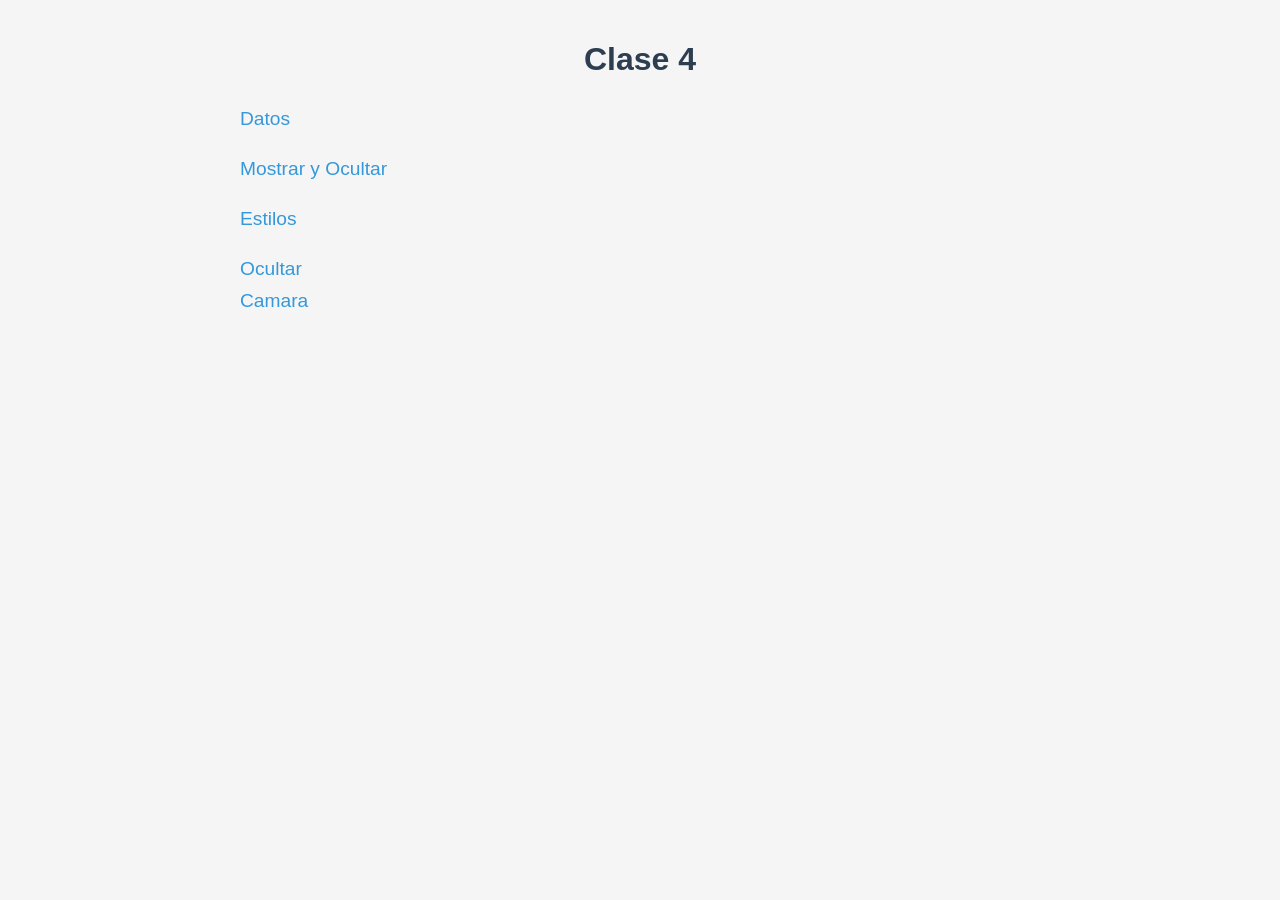
<file: index.html>
<!DOCTYPE html>
<html lang="en">
<head>
    <meta charset="UTF-8">
    <meta name="viewport" content="width=device-width, initial-scale=1.0">
    <title>Clase 4</title>
    <style>
        body {
            font-family: 'Segoe UI', Tahoma, Geneva, Verdana, sans-serif;
            max-width: 800px;
            margin: 0 auto;
            padding: 20px;
            background-color: #f5f5f5;
            color: #333;
        }
        h1 {
            color: #2c3e50;
            text-align: center;
            margin-bottom: 30px;
        }
        a {
            display: block;
            margin-bottom: 10px;
            color: #3498db;
            text-decoration: none;
            font-size: 1.2em;
        }
        a:hover {
            text-decoration: underline;
        }
    </style>
</head>
<body>

    <H1>Clase 4</H1>
    <a href="datos.html">Datos</a> <br>
    <a href="mostrar.html">Mostrar y Ocultar</a> <br>
    <a href="estilos.html">Estilos</a> <br>
    <a href="ocultar.html">Ocultar</a>
    <a href="camara.html">Camara</a>



</body>
</html>
</file>
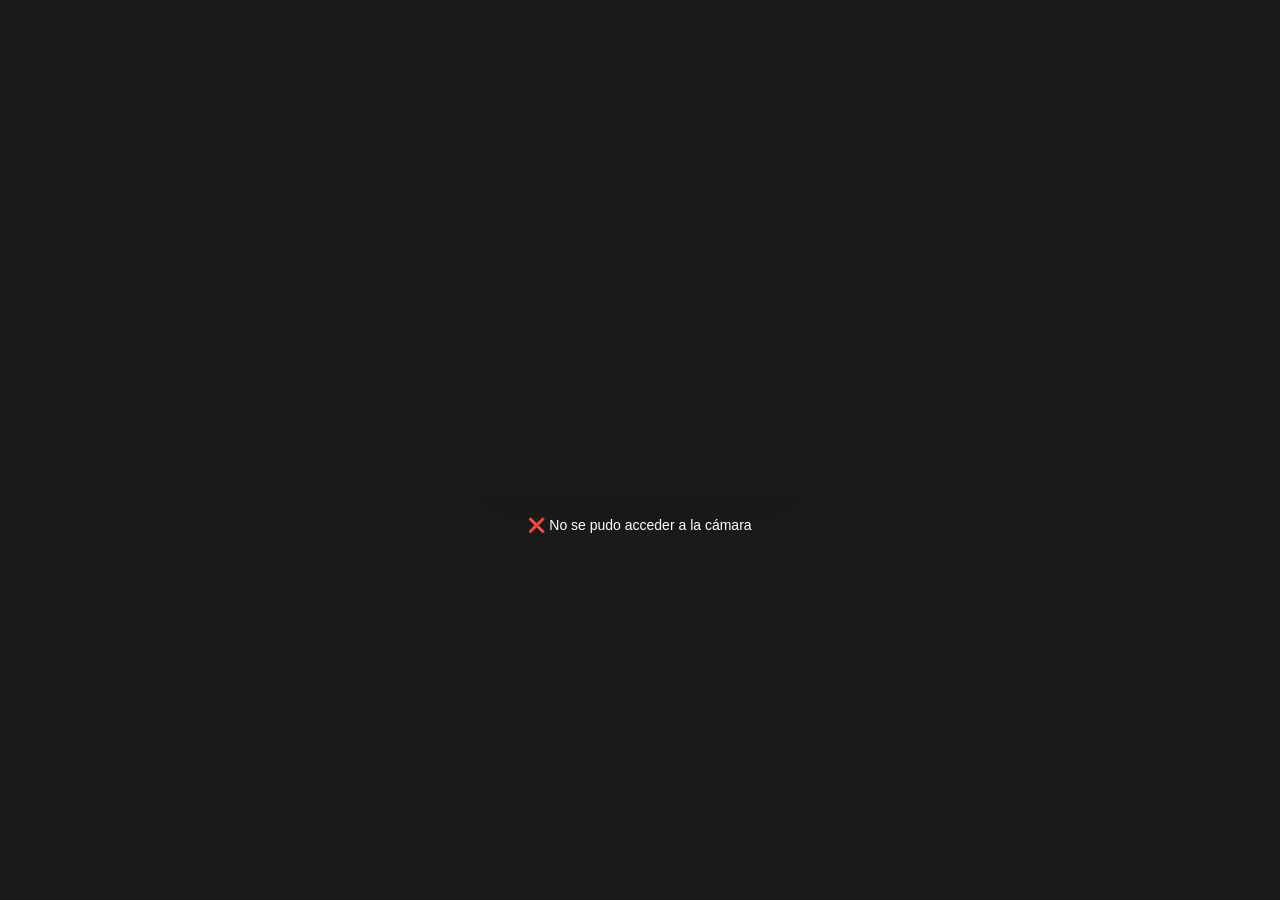
<file: camara.html>
<!DOCTYPE html>
<html lang="es">
<head>
    <meta charset="UTF-8">
    <meta name="viewport" content="width=device-width, initial-scale=1.0">
    <title>Cámara con efecto simple</title>
    <style>
        body {
            margin: 0;
            min-height: 100vh;
            display: flex;
            justify-content: center;
            align-items: center;
            background: #1a1a1a;
            font-family: Arial, sans-serif;
        }
        
        .container {
            text-align: center;
        }
        
        video {
            width: 100%;
            max-width: 640px;
            border-radius: 8px;
            box-shadow: 0 4px 6px rgba(0,0,0,0.3);
            filter: blur(5px);
        }
        
        p {
            color: white;
            margin-top: 10px;
            font-size: 14px;
        }
    </style>
</head>
<body>
    <div class="container">
        <video id="video" autoplay playsinline></video>
        <p>📹 Efecto: Escala de grises</p>
    </div>

    <script>
        // Solicitar acceso a la cámara
        async function iniciarCamara() {
            try {
                const stream = await navigator.mediaDevices.getUserMedia({ video: true });
                const video = document.getElementById('video');
                video.srcObject = stream;
            } catch (error) {
                console.error('Error al acceder a la cámara:', error);
                document.querySelector('p').textContent = '❌ No se pudo acceder a la cámara';
            }
        }

        // Iniciar cuando cargue la página
        iniciarCamara();
    </script>
</body>
</html>
</file>
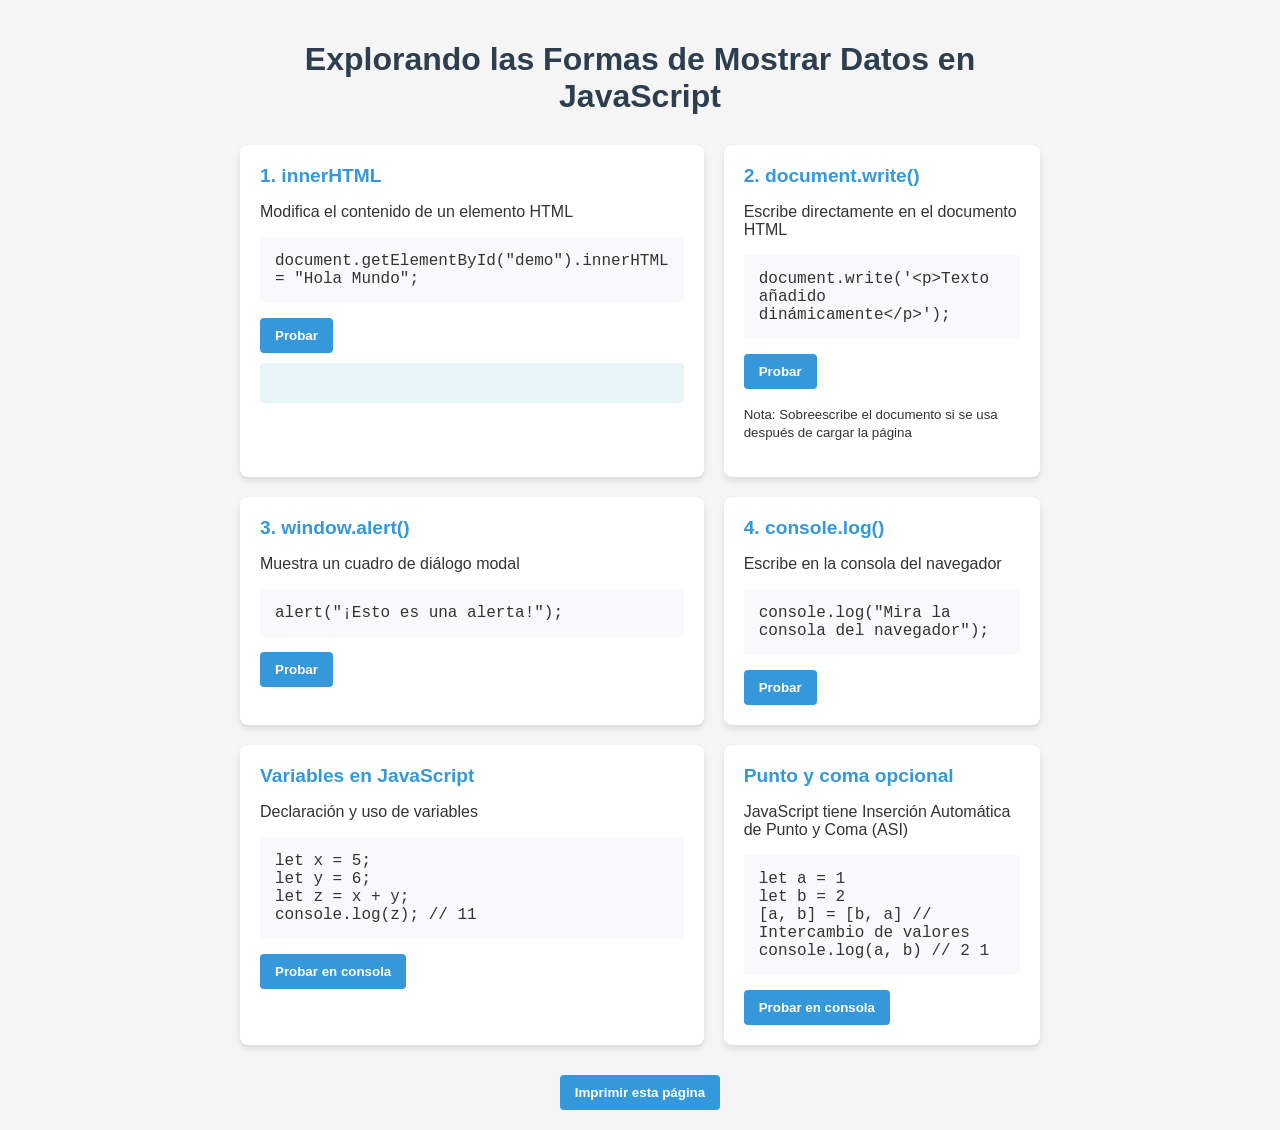
<file: datos.html>
<!DOCTYPE html>
<html lang="es">
<head>
    <meta charset="UTF-8">
    <meta name="viewport" content="width=device-width, initial-scale=1.0">
    <title>Explorando JavaScript</title>
    <style>
        body {
            font-family: 'Segoe UI', Tahoma, Geneva, Verdana, sans-serif;
            max-width: 800px;
            margin: 0 auto;
            padding: 20px;
            background-color: #f5f5f5;
            color: #333;
        }
        h1 {
            color: #2c3e50;
            text-align: center;
            margin-bottom: 30px;
        }
        .container {
            display: grid;
            grid-template-columns: 1fr 1fr;
            gap: 20px;
        }
        .card {
            background-color: white;
            border-radius: 8px;
            padding: 20px;
            box-shadow: 0 4px 6px rgba(0, 0, 0, 0.1);
            transition: transform 0.3s ease;
        }
        .card:hover {
            transform: translateY(-5px);
        }
        .card h2 {
            color: #3498db;
            margin-top: 0;
            font-size: 1.2em;
        }
        button {
            background-color: #3498db;
            color: white;
            border: none;
            padding: 10px 15px;
            border-radius: 4px;
            cursor: pointer;
            font-weight: bold;
            transition: background-color 0.3s;
        }
        button:hover {
            background-color: #2980b9;
        }
        .code-block {
            background-color: #f8f9fa;
            padding: 15px;
            border-radius: 4px;
            font-family: 'Courier New', Courier, monospace;
            overflow-x: auto;
            margin: 15px 0;
        }
        .output {
            background-color: #e8f4f8;
            padding: 10px;
            border-radius: 4px;
            margin-top: 10px;
            min-height: 20px;
        }
        .footer {
            text-align: center;
            margin-top: 30px;
            font-style: italic;
            color: #7f8c8d;
        }
        .highlight {
            animation: highlight 2s;
        }
        @keyframes highlight {
            0% { background-color: #fffde7; }
            100% { background-color: white; }
        }
    </style>
</head>
<body>
    <h1>Explorando las Formas de Mostrar Datos en JavaScript</h1>
    
    <div class="container">
        <!-- innerHTML -->
        <div class="card" id="innerHTML-card">
            <h2>1. innerHTML</h2>
            <p>Modifica el contenido de un elemento HTML</p>
            <div class="code-block">
                document.getElementById("demo").innerHTML = "Hola Mundo";
            </div>
            <button onclick="demoInnerHTML()">Probar</button>
            <div class="output" id="demo"></div>
        </div>
        
        <!-- document.write() -->
        <div class="card">
            <h2>2. document.write()</h2>
            <p>Escribe directamente en el documento HTML</p>
            <div class="code-block">
                document.write('&lt;p&gt;Texto añadido dinámicamente&lt;/p&gt;');
            </div>
            <button onclick="demoDocumentWrite()">Probar</button>
            <p><small>Nota: Sobreescribe el documento si se usa después de cargar la página</small></p>
        </div>
        
        <!-- window.alert() -->
        <div class="card">
            <h2>3. window.alert()</h2>
            <p>Muestra un cuadro de diálogo modal</p>
            <div class="code-block">
                alert("¡Esto es una alerta!");
            </div>
            <button onclick="demoAlert()">Probar</button>
        </div>
        
        <!-- console.log() -->
        <div class="card">
            <h2>4. console.log()</h2>
            <p>Escribe en la consola del navegador</p>
            <div class="code-block">
                console.log("Mira la consola del navegador");
            </div>
            <button onclick="demoConsoleLog()">Probar</button>
        </div>
        
        <!-- Variables -->
        <div class="card">
            <h2>Variables en JavaScript</h2>
            <p>Declaración y uso de variables</p>
            <div class="code-block">
                let x = 5;<br>
                let y = 6;<br>
                let z = x + y;<br>
                console.log(z); // 11
            </div>
            <button onclick="demoVariables()">Probar en consola</button>
        </div>
        
        <!-- Punto y coma -->
        <div class="card">
            <h2>Punto y coma opcional</h2>
            <p>JavaScript tiene Inserción Automática de Punto y Coma (ASI)</p>
            <div class="code-block">
                let a = 1<br>
                let b = 2<br>
                [a, b] = [b, a] // Intercambio de valores<br>
                console.log(a, b) // 2 1
            </div>
            <button onclick="demoSemicolon()">Probar en consola</button>
        </div>
    </div>
    
    <!-- Impresión -->
    <div style="text-align: center; margin-top: 30px;">
        <button onclick="window.print()">Imprimir esta página</button>
    </div>
    
    <script src="datos.js"></script>
</body>
</html>
</file>
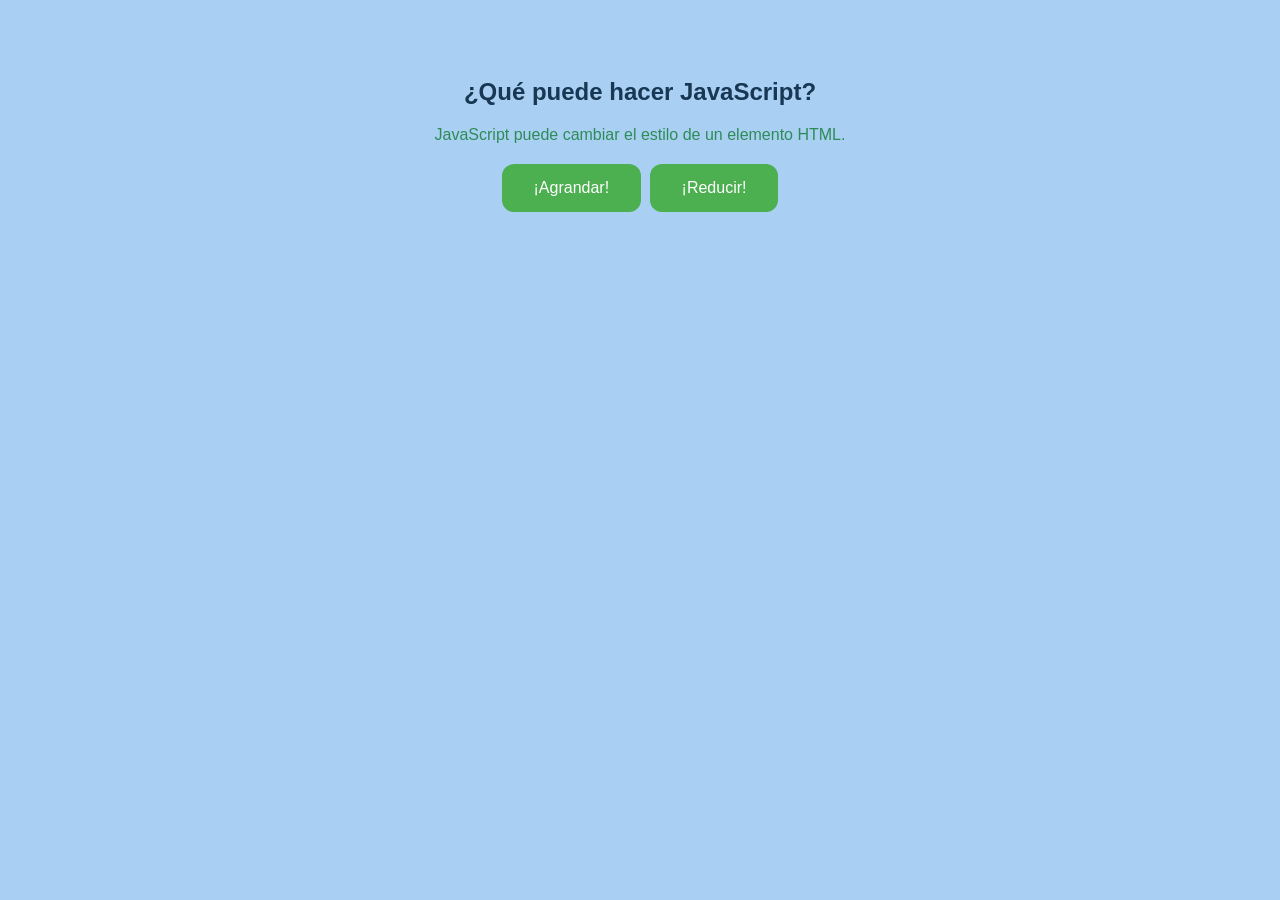
<file: estilos.html>
<!DOCTYPE html>
<html lang="es">
<head>
    <meta charset="UTF-8">
    <meta name="viewport" content="width=device-width, initial-scale=1.0">
    <title>Ejemplo JavaScript + CSS</title>
    <style>
        /* Estilos generales de la página */
        body {
            font-family: Arial, sans-serif;
            background-color: #a9d0f3; /* Color de fondo azul claro */
            text-align: center;
            padding: 50px;
        }
        
        /* Estilos del título */
        h2 {
            color: #173752; /* Color azul acero */
        }
        
        /* Estilos del párrafo con id "mensaje" */
        #mensaje {
            color: #2e8b57; /* Color verde marino */
            transition: font-size 7.5s ease; /* Transición suave del tamaño de fuente */
        }
        
        /* Estilos del botón */
        button {
            background-color: #4caf50; /* Color de fondo verde */
            color: white; /* Texto en color blanco */
            padding: 15px 32px; /* Espaciado interno */
            text-align: center;
            text-decoration: none;
            display: inline-block;
            font-size: 16px;
            margin: 4px 2px;
            cursor: pointer;
            border: none;
            border-radius: 12px; /* Bordes redondeados */
            transition: background-color 0.3s ease; /* Cambio de color suave */
        }
        
        /* Cambio de color cuando el mouse está sobre el botón */
        button:hover {
            background-color: #1f4b21;
        }
    </style>
</head>
<body>

    <h2>¿Qué puede hacer JavaScript?</h2>

    <p id="mensaje">JavaScript puede cambiar el estilo de un elemento HTML.</p>

    <!-- Botón que cambia el tamaño del texto al hacer clic -->
    <button type="button" onclick="document.getElementById('mensaje').style.fontSize='35px'">
        ¡Agrandar!
    </button>
    <button type="button" onclick="document.getElementById('mensaje').style.fontSize='16px'">
        ¡Reducir!
    </button>

</body>
</html>
</file>
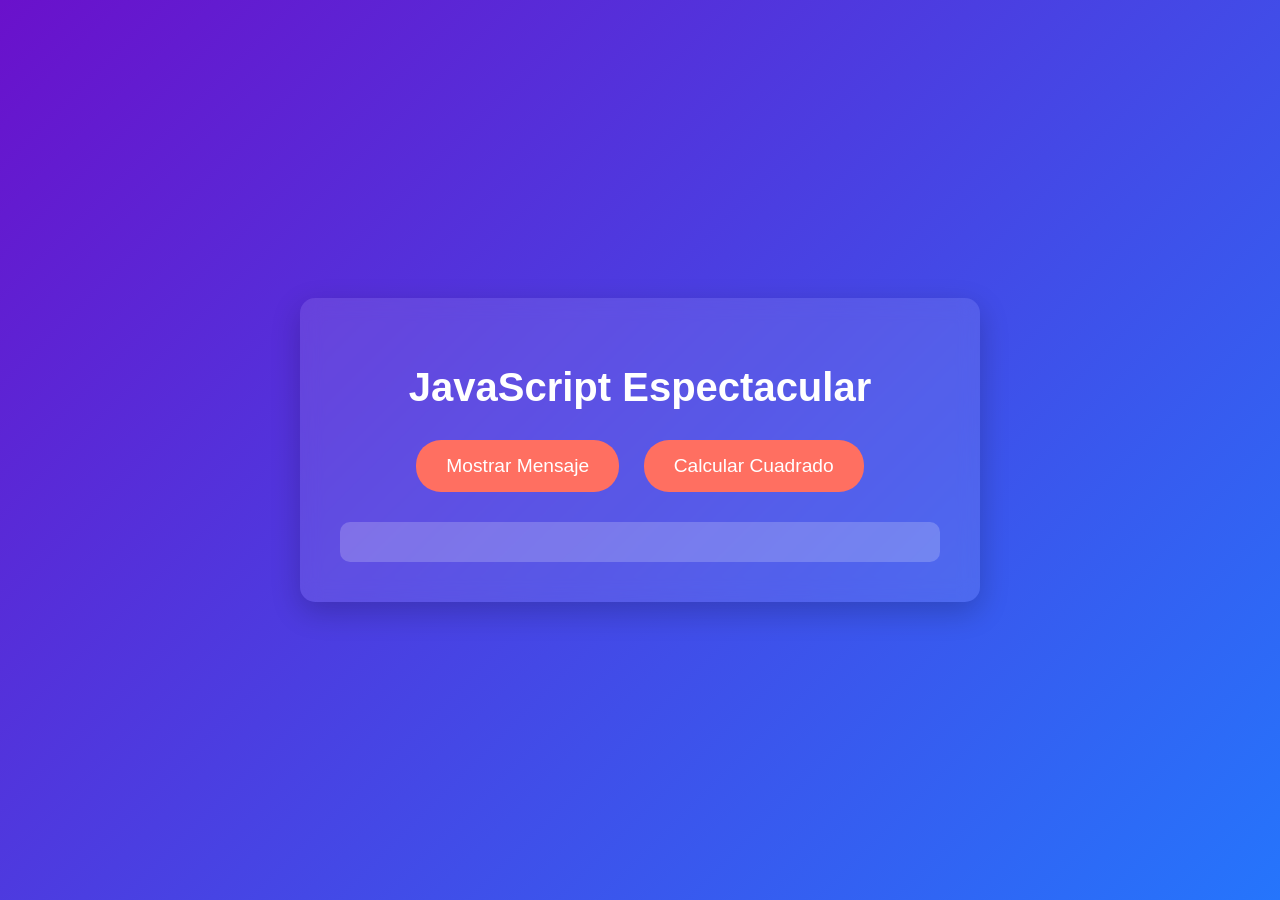
<file: funciones.html>
<!DOCTYPE html>
<html lang="es">
<head>
    <meta charset="UTF-8">
    <meta name="viewport" content="width=device-width, initial-scale=1.0">
    <title>JavaScript Espectacular</title>
    <style>
        body {
            font-family: 'Arial', sans-serif;
            background: linear-gradient(135deg, #6a11cb, #2575fc);
            display: flex;
            justify-content: center;
            align-items: center;
            height: 100vh;
            margin: 0;
            color: #fff;
        }

        .container {
            text-align: center;
            background: rgba(255, 255, 255, 0.1);
            padding: 40px;
            border-radius: 15px;
            box-shadow: 0 10px 30px rgba(0, 0, 0, 0.2);
            backdrop-filter: blur(10px);
            max-width: 600px;
            width: 100%;
        }

        h1 {
            font-size: 2.5em;
            margin-bottom: 20px;
        }

        p {
            font-size: 1.2em;
            margin-bottom: 20px;
        }

        .button {
            background-color: #ff6f61;
            color: white;
            padding: 15px 30px;
            border: none;
            border-radius: 25px;
            font-size: 1.2em;
            cursor: pointer;
            transition: background-color 0.3s ease, transform 0.3s ease;
            margin: 10px;
        }

        .button:hover {
            background-color: #ff3b2f;
            transform: scale(1.1);
        }

        .output {
            margin-top: 20px;
            padding: 20px;
            background: rgba(255, 255, 255, 0.2);
            border-radius: 10px;
            color: #fff;
            font-size: 1.1em;
        }
    </style>
</head>
<body>
    <div class="container">
        <h1>JavaScript Espectacular</h1>

        <!-- Funciones -->
        <button class="button" onclick="showMessage()">Mostrar Mensaje</button>
        <button class="button" onclick="calculateSquare()">Calcular Cuadrado</button>

        <!-- Salida dinámica -->
        <div class="output" id="output"></div>
    </div>

    <script src=funciones.js></script>

</body>
</html>
</file>
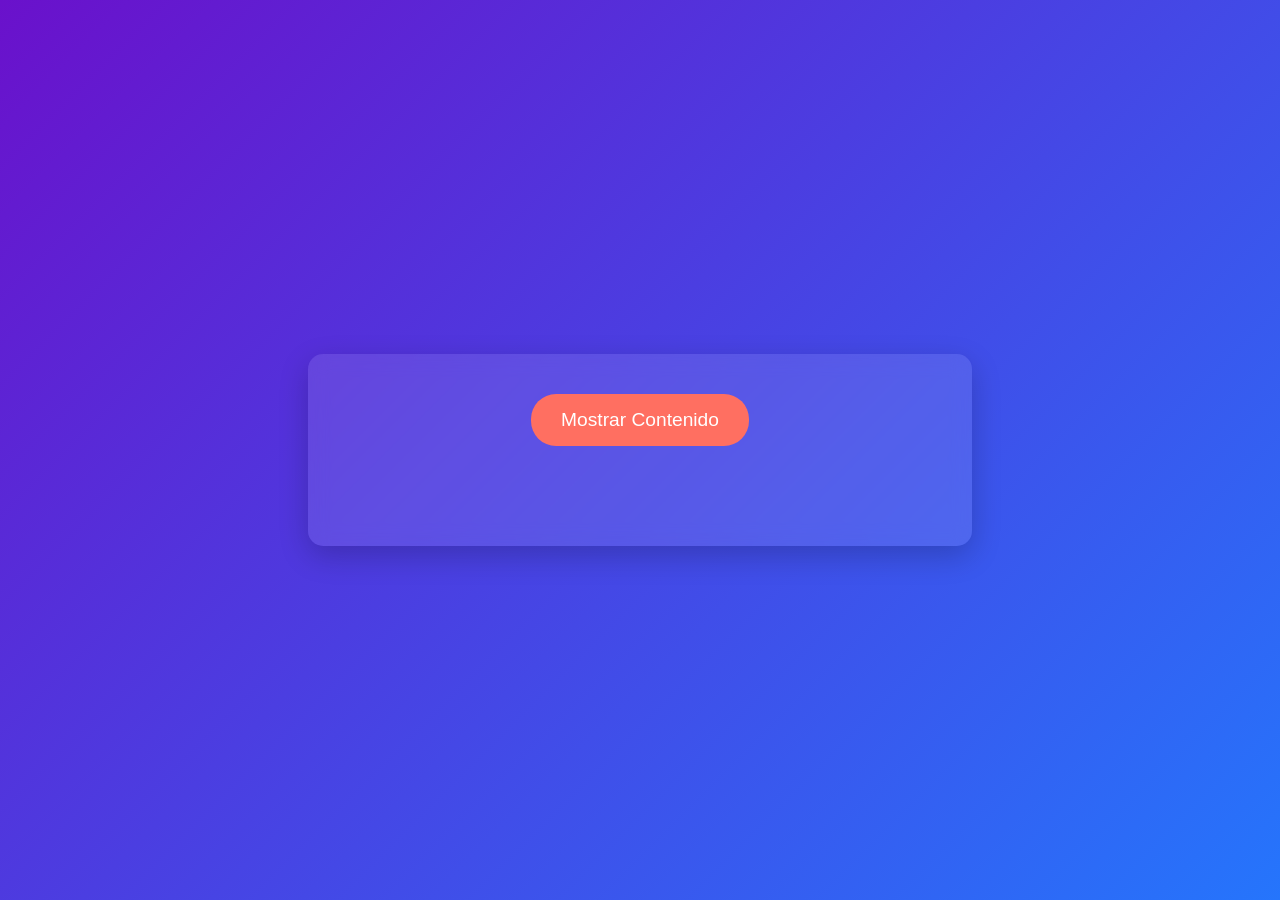
<file: mostrar.html>
<!DOCTYPE html>
<html lang="es">
<head>
    <meta charset="UTF-8">
    <meta name="viewport" content="width=device-width, initial-scale=1.0">
    <title>Mostrar y Ocultar con Estilo</title>
    <link rel="stylesheet" href="mostrar.css">
</head>
<body>
    <div class="container">
        <button id="toggleButton">Mostrar Contenido</button>
        <div id="content">
            ¡Este es un contenido espectacular que aparece y desaparece con estilo! 🌟
        </div>
    </div>

<script src="mostrar.js"></script>
</body>
</html>
</file>
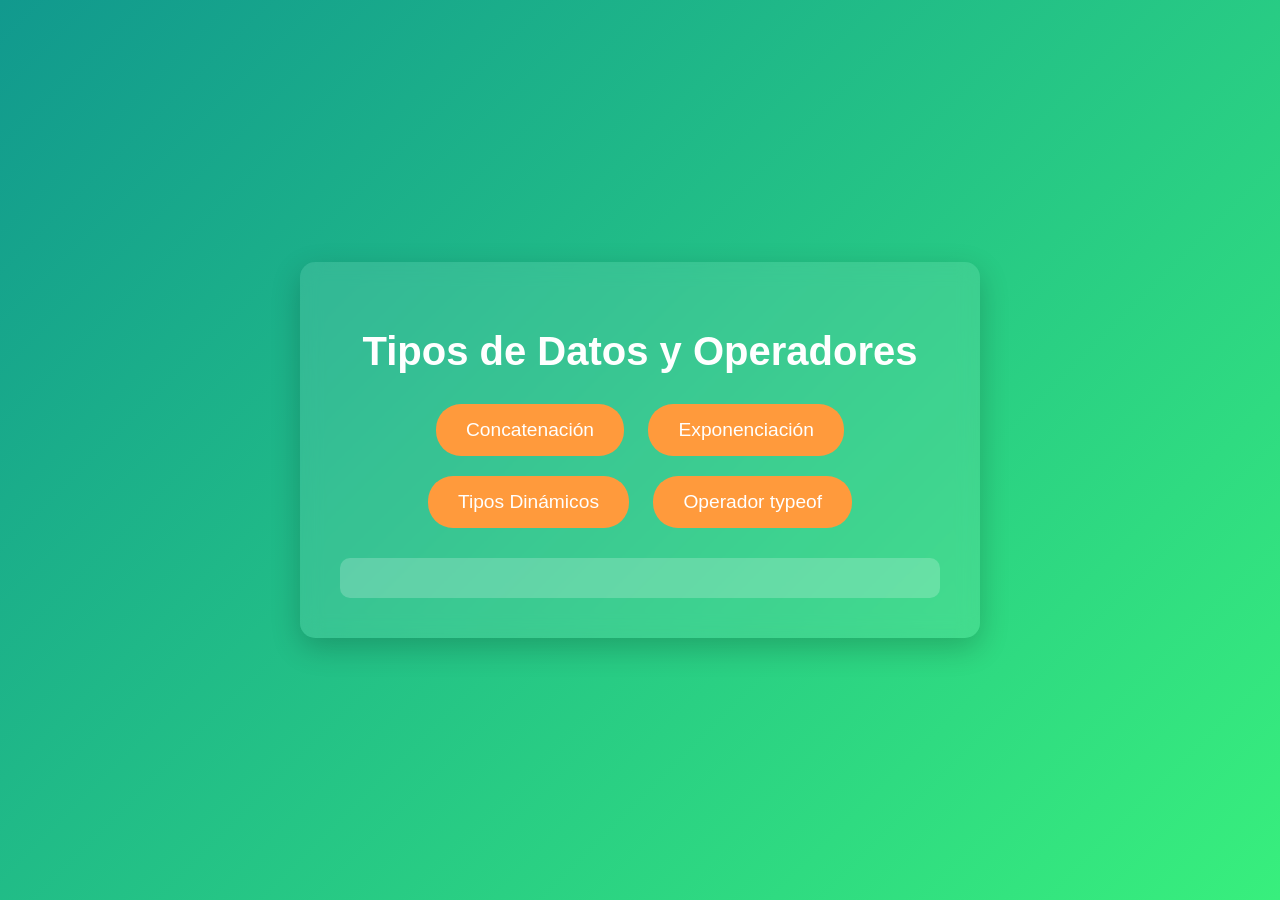
<file: tipos.html>
<!DOCTYPE html>
<html lang="es">
<head>
    <meta charset="UTF-8">
    <meta name="viewport" content="width=device-width, initial-scale=1.0">
    <title>Tipos de Datos y Operadores en JS</title>
    <style>
        body {
            font-family: 'Arial', sans-serif;
            background: linear-gradient(135deg, #11998e, #38ef7d);
            display: flex;
            justify-content: center;
            align-items: center;
            height: 100vh;
            margin: 0;
            color: #fff;
        }

        .container {
            text-align: center;
            background: rgba(255, 255, 255, 0.1);
            padding: 40px;
            border-radius: 15px;
            box-shadow: 0 10px 30px rgba(0, 0, 0, 0.2);
            backdrop-filter: blur(10px);
            max-width: 600px;
            width: 100%;
        }

        h1 {
            font-size: 2.5em;
            margin-bottom: 20px;
        }

        p {
            font-size: 1.2em;
            margin-bottom: 20px;
        }

        .button {
            background-color: #ff9a3c;
            color: white;
            padding: 15px 30px;
            border: none;
            border-radius: 25px;
            font-size: 1.2em;
            cursor: pointer;
            transition: background-color 0.3s ease, transform 0.3s ease;
            margin: 10px;
        }

        .button:hover {
            background-color: #ff6f3c;
            transform: scale(1.1);
        }

        .output {
            margin-top: 20px;
            padding: 20px;
            background: rgba(255, 255, 255, 0.2);
            border-radius: 10px;
            color: #fff;
            font-size: 1.1em;
            text-align: left;
        }
    </style>
</head>
<body>
    <div class="container">
        <h1>Tipos de Datos y Operadores</h1>

        <!-- Botones de demostración -->
        <button class="button" onclick="showConcatenation()">Concatenación</button>
        <button class="button" onclick="showExponentiation()">Exponenciación</button>
        <button class="button" onclick="showDynamicTypes()">Tipos Dinámicos</button>
        <button class="button" onclick="showTypeof()">Operador typeof</button>

        <!-- Salida dinámica -->
        <div class="output" id="output"></div>
    </div>

    <script>
        // Función para limpiar y preparar la salida
        function prepareOutput() {
            document.getElementById("output").innerHTML = "";
        }

        // 1. Demostración de concatenación
        function showConcatenation() {
            prepareOutput();
            let output = document.getElementById("output");
            
            let firstName = "Juan";
            let lastName = "Pérez";
            let fullName = firstName + " " + lastName;
            
            output.innerHTML += `<p><strong>Concatenación de cadenas:</strong></p>`;
            output.innerHTML += `<p>firstName = "${firstName}"</p>`;
            output.innerHTML += `<p>lastName = "${lastName}"</p>`;
            output.innerHTML += `<p>fullName = firstName + " " + lastName</p>`;
            output.innerHTML += `<p>Resultado: <strong>"${fullName}"</strong></p>`;
        }

        // 2. Demostración de exponenciación
        function showExponentiation() {
            prepareOutput();
            let output = document.getElementById("output");
            
            let base = 5;
            let exponent = 3;
            let result = base ** exponent;
            
            output.innerHTML += `<p><strong>Exponenciación:</strong></p>`;
            output.innerHTML += `<p>base = ${base}</p>`;
            output.innerHTML += `<p>exponent = ${exponent}</p>`;
            output.innerHTML += `<p>result = base ** exponent</p>`;
            output.innerHTML += `<p>Resultado: <strong>${result}</strong> (${base} elevado a la ${exponent} potencia)</p>`;
        }

        // 3. Demostración de tipos dinámicos
        function showDynamicTypes() {
            prepareOutput();
            let output = document.getElementById("output");
            
            let VariableDinamica;
            
            output.innerHTML += `<p><strong>Tipos de datos dinámicos:</strong></p>`;
            
            VariableDinamica = "Soy una cadena";
            output.innerHTML += `<p>VariableDinamica = "${VariableDinamica}" (${typeof VariableDinamica})</p>`;
            
            VariableDinamica = 42;
            output.innerHTML += `<p>VariableDinamica = ${VariableDinamica} (${typeof VariableDinamica})</p>`;
            
            VariableDinamica = true;
            output.innerHTML += `<p>VariableDinamica = ${VariableDinamica} (${typeof VariableDinamica})</p>`;
            
            VariableDinamica = {nombre: "Ana", edad: 30};
            output.innerHTML += `<p>VariableDinamica = ${JSON.stringify(VariableDinamica)} (${typeof VariableDinamica})</p>`;
        }

        // 4. Demostración del operador typeof
        function showTypeof() {
            prepareOutput();
            let output = document.getElementById("output");
            
            output.innerHTML += `<p><strong>Operador typeof:</strong></p>`;
            output.innerHTML += `<p>typeof "Hola" → <strong>"${typeof "Hola"}"</strong></p>`;
            output.innerHTML += `<p>typeof 123 → <strong>"${typeof 123}"</strong></p>`;
            output.innerHTML += `<p>typeof true → <strong>"${typeof true}"</strong></p>`;
            output.innerHTML += `<p>typeof {a: 1} → <strong>"${typeof {a: 1}}"</strong></p>`;
            output.innerHTML += `<p>typeof undefined → <strong>"${typeof undefined}"</strong></p>`;
        }
    </script>
</body>
</html>
</file>
<file: mostrar.css>
body {
            font-family: 'Arial', sans-serif;
            background: linear-gradient(135deg, #6a11cb, #2575fc);
            display: flex;
            justify-content: center;
            align-items: center;
            height: 100vh;
            margin: 0;
            color: #fff;
        }

        .container {
            text-align: center;
            background: rgba(255, 255, 255, 0.1);
            padding: 40px;
            border-radius: 15px;
            box-shadow: 0 10px 30px rgba(0, 0, 0, 0.2);
            backdrop-filter: blur(10px);
        }

        #toggleButton {
            background-color: #ff6f61;
            color: white;
            padding: 15px 30px;
            border: none;
            border-radius: 25px;
            font-size: 1.2em;
            cursor: pointer;
            transition: background-color 0.3s ease, transform 0.3s ease;
        }

        #toggleButton:hover {
            background-color: #ff3b2f;
            transform: scale(1.1);
        }

        #content {
            margin-top: 20px;
            padding: 20px;
            background: rgba(255, 255, 255, 0.2);
            border-radius: 10px;
            color: #fff;
            overflow: hidden;
            max-height: 0;
            opacity: 0;
            transition: max-height 0.5s ease, opacity 0.5s ease, padding 0.5s ease;
        }

        #content.visible {
            max-height: 200px; /* Ajusta según el contenido */
            opacity: 1;
            padding: 20px;
        }
</file>
